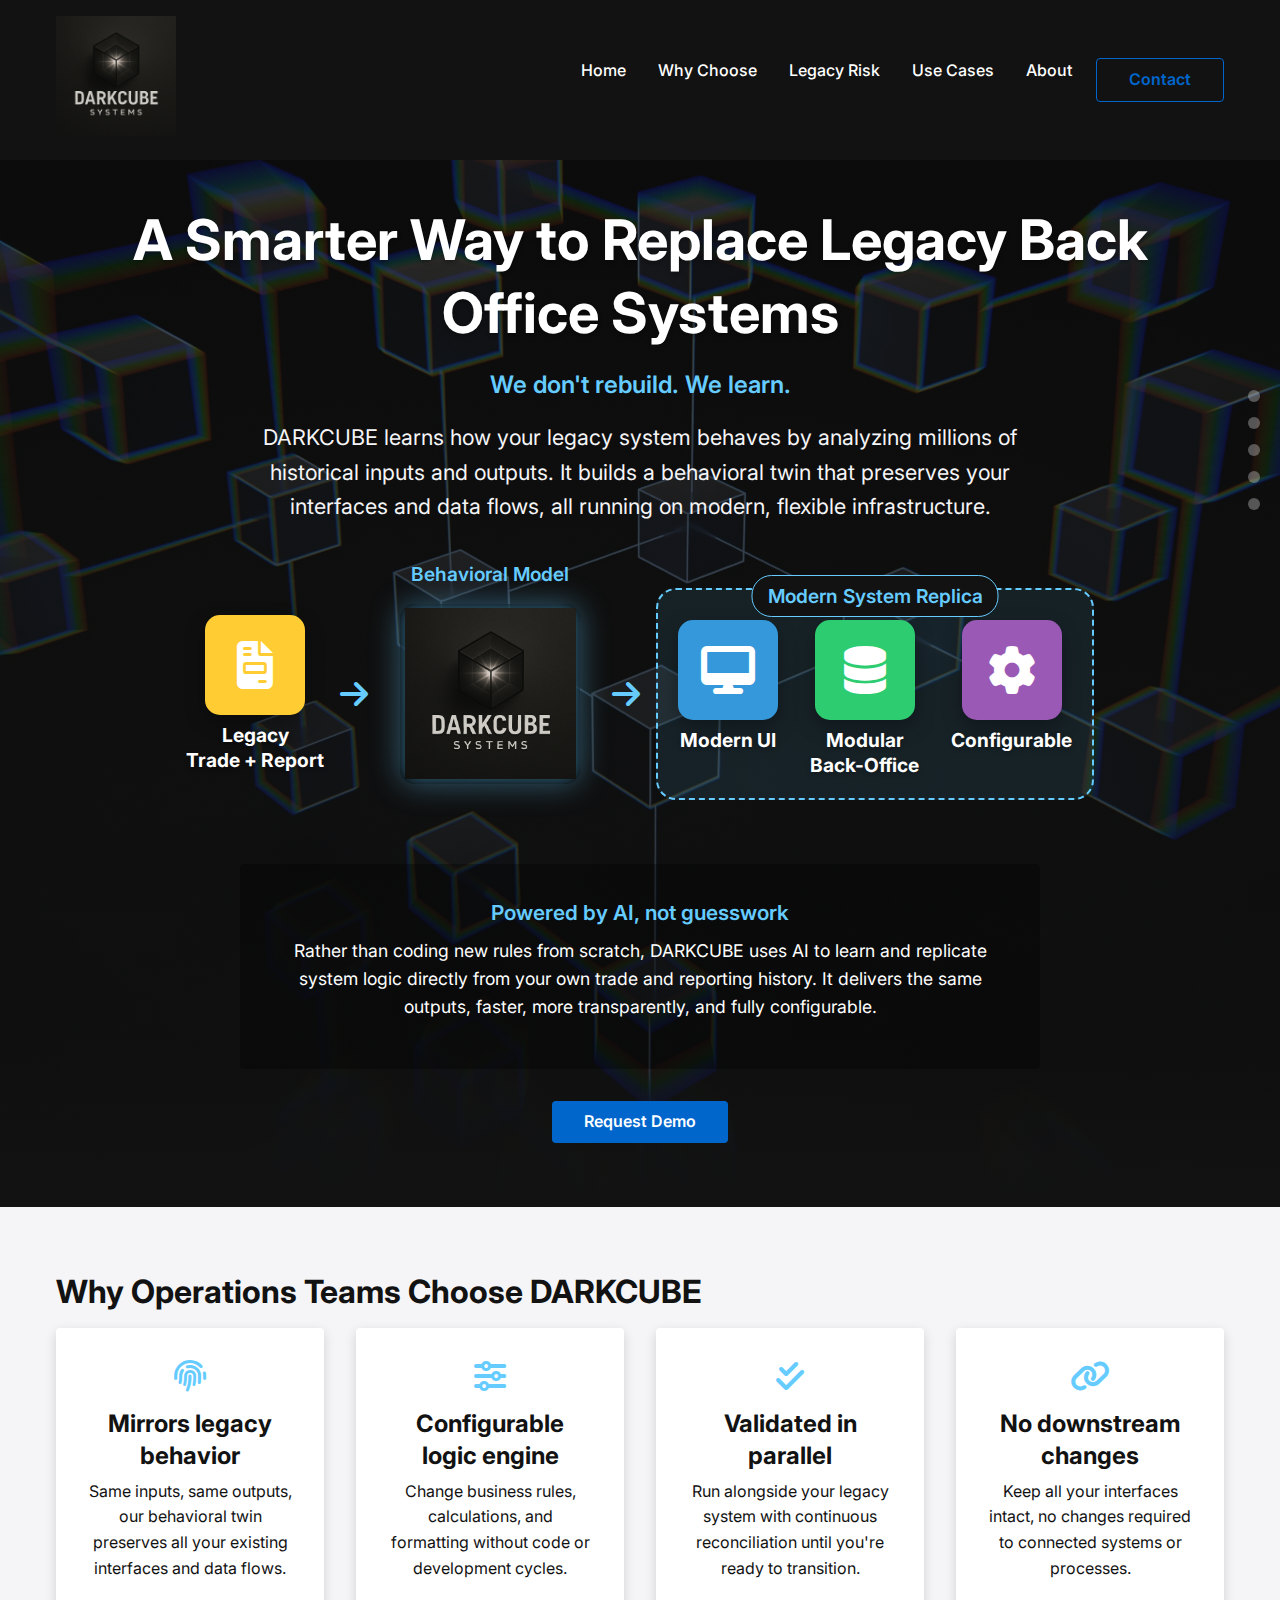
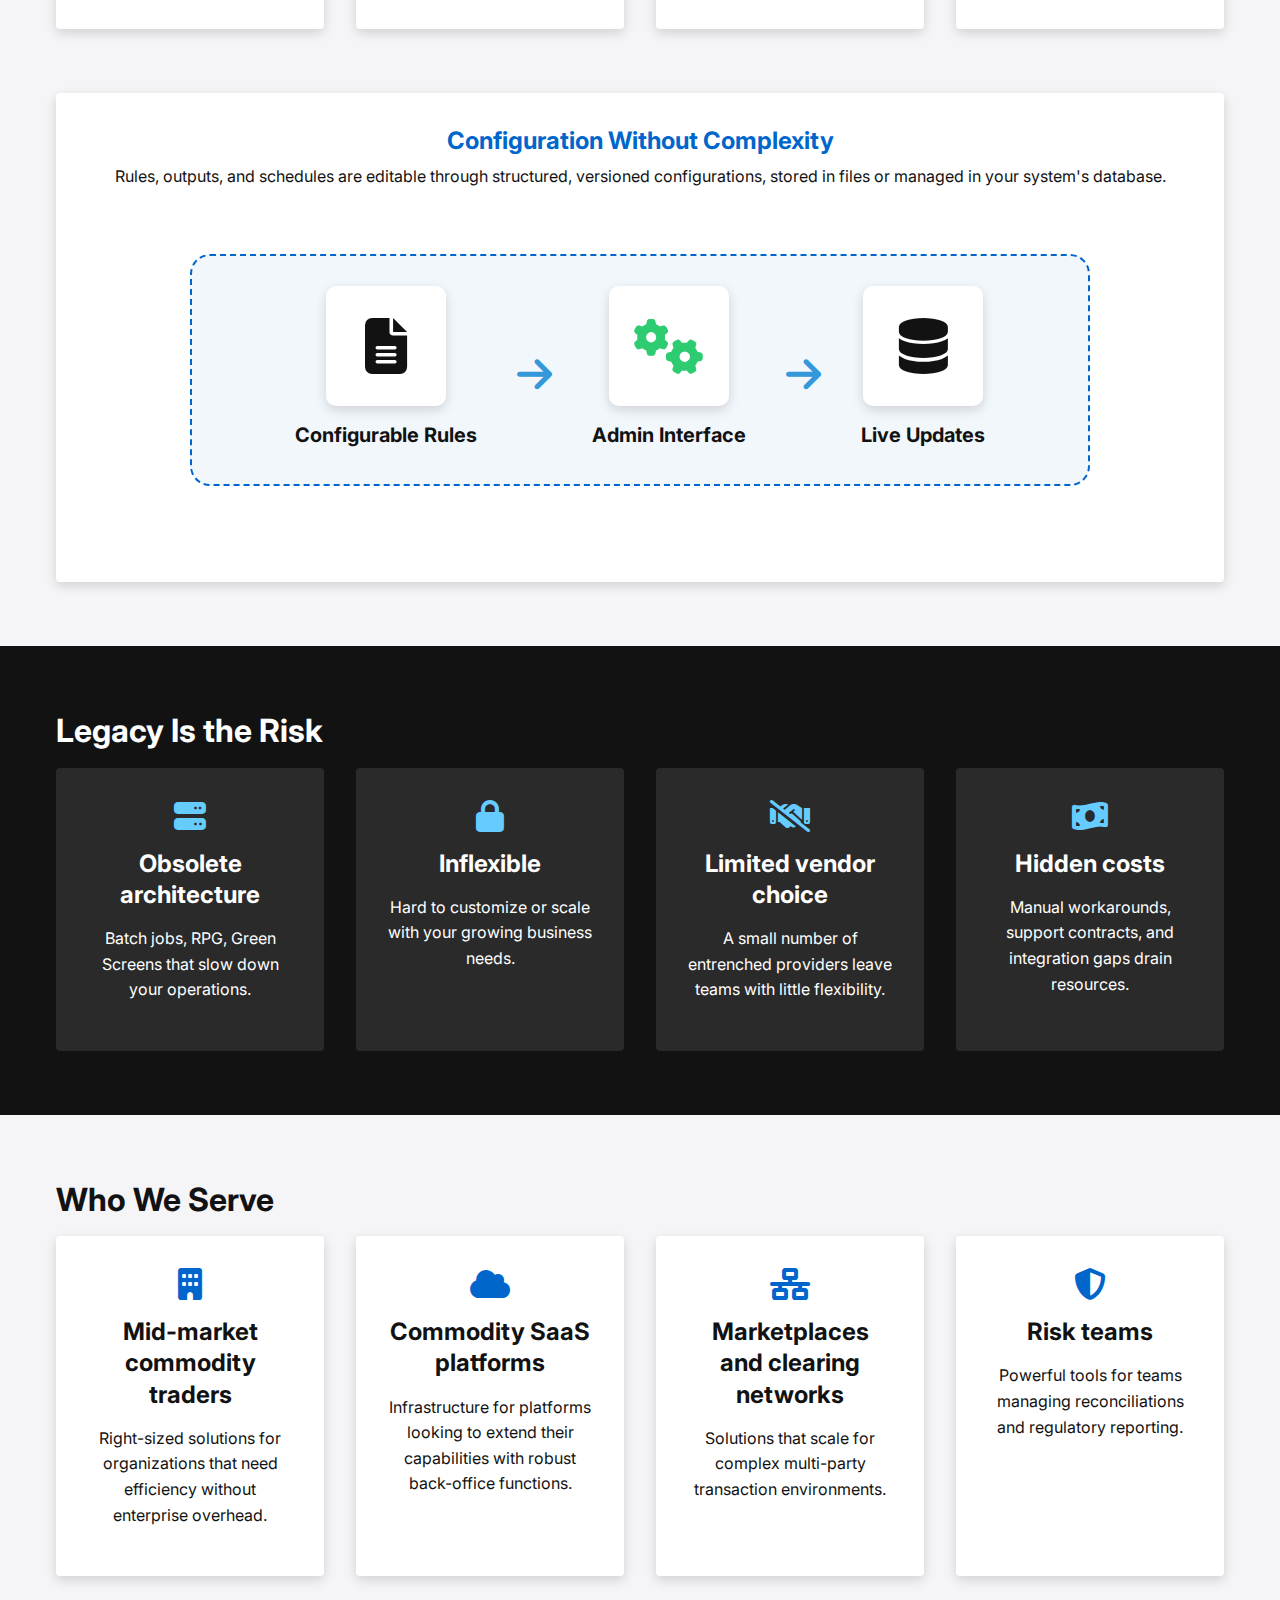
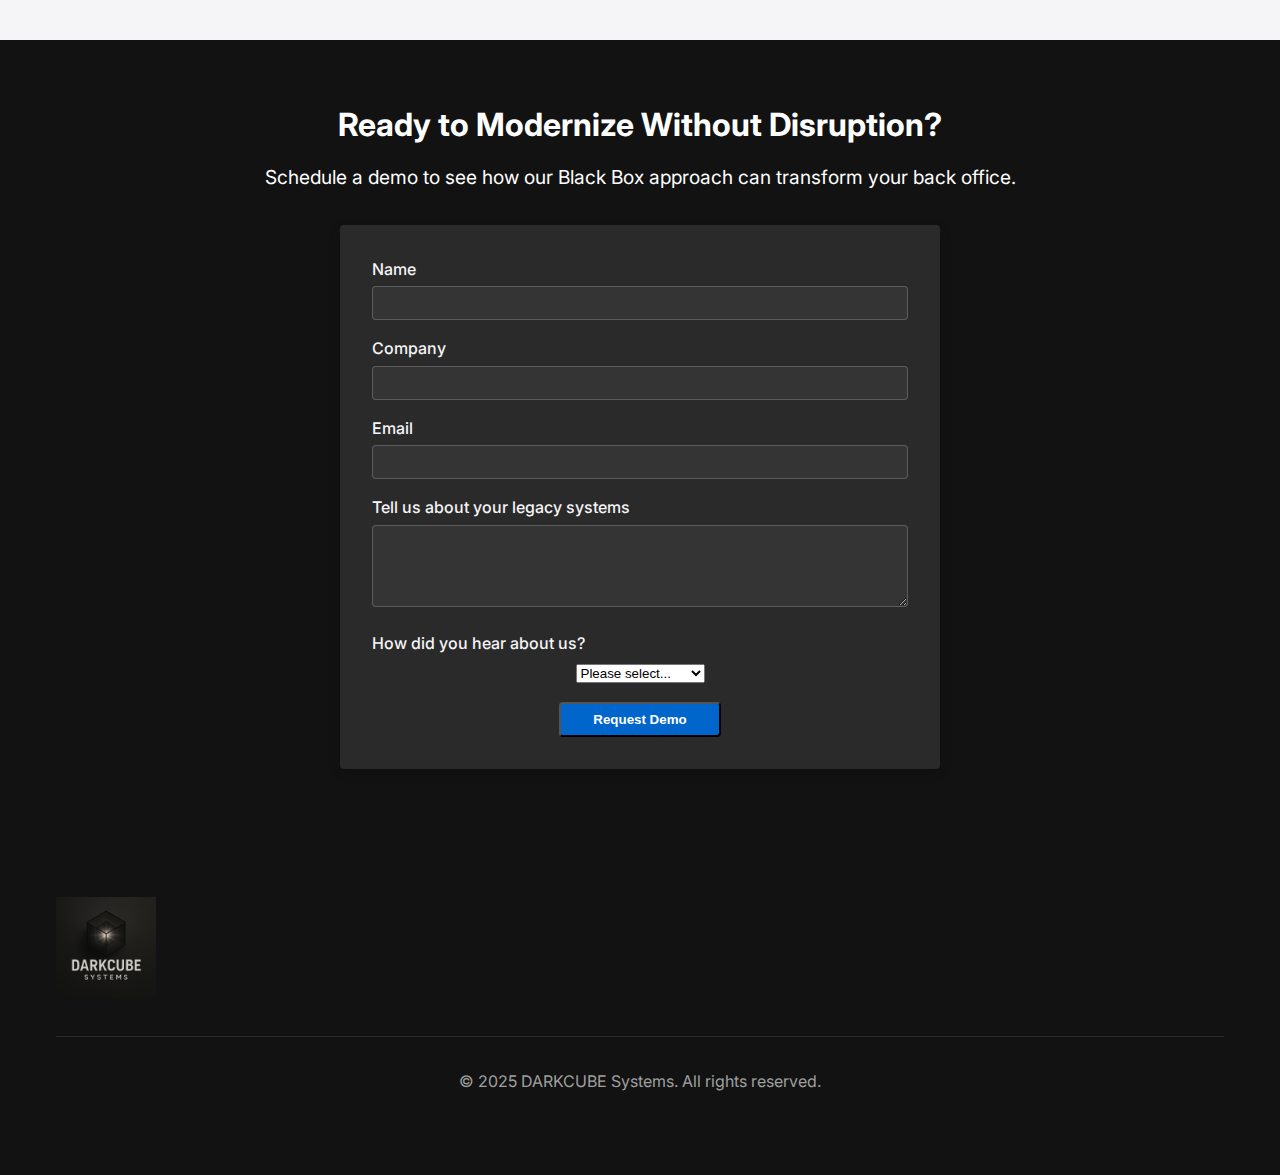
<file: index.html>
<!DOCTYPE html>
<html lang="en">
<head>
    <meta charset="UTF-8">
    <meta name="viewport" content="width=device-width, initial-scale=1.0">
    <title>DARKCUBE - The Future of Commodities Back Office</title>
    
    <!-- Favicon links -->
    <link rel="icon" href="assets/images/favicon.ico">
    <link rel="icon" type="image/png" sizes="32x32" href="assets/images/favicon-32x32.png">
    <link rel="icon" type="image/png" sizes="16x16" href="assets/images/favicon-16x16.png">
    <link rel="apple-touch-icon" href="assets/images/apple-touch-icon.png">
    
    <link rel="stylesheet" href="css/global.css">
    <link rel="preconnect" href="https://fonts.googleapis.com">
    <link rel="preconnect" href="https://fonts.gstatic.com" crossorigin>
    <link href="https://fonts.googleapis.com/css2?family=Inter:wght@400;500;600;700&family=Roboto+Mono:wght@400;600&display=swap" rel="stylesheet">
    <!-- Font Awesome for icons -->
    <link rel="stylesheet" href="https://cdnjs.cloudflare.com/ajax/libs/font-awesome/6.4.0/css/all.min.css">
</head>
<body>
    <header></header>

    <main>
        <!-- Enhanced Hero Section with Technology and AI Elements -->
        <section id="hero" class="hero-section expanded-hero">
            <div class="container">
                <h1>A Smarter Way to Replace Legacy Back Office Systems</h1>
                <p class="tagline">We don't rebuild. We learn.</p>
                
                <p class="subhead">DARKCUBE learns how your legacy system behaves by analyzing millions of historical inputs and outputs. It builds a behavioral twin that preserves your interfaces and data flows, all running on modern, flexible infrastructure.</p>
                
                <!-- Workflow Diagram embedded in hero -->
                <div class="hero-workflow-diagram">
                    <div class="diagram-container">
                        <!-- Input System -->
                        <div class="diagram-item source">
                            <div class="icon-box">
                                <i class="fas fa-file-invoice"></i>
                            </div>
                            <h4>Legacy<br>Trade + Report</h4>
                        </div>
                        
                        <div class="connection-wrapper">
                            <i class="fas fa-arrow-right connection-arrow pulse"></i>
                        </div>
                        
                        <!-- Center DarkCube Box -->
                        <div class="diagram-item center">
                            <div class="behavioral-model-label">Behavioral Model</div>
                            <div class="darkcube-box">
                                <div class="cube-glow"></div>
                                <img src="assets/images/DarkCube_Systems_Name.png" alt="DARKCUBE" class="darkcube-logo">
                            </div>
                        </div>
                        
                        <div class="connection-wrapper">
                            <i class="fas fa-arrow-right connection-arrow pulse"></i>
                        </div>
                        
                        <!-- Modern System Replica Container -->
                        <div class="modern-system-container">
                            <div class="modern-system-label">Modern System Replica</div>
                            <div class="modern-outputs">
                                <div class="diagram-item output">
                                    <div class="icon-box blue">
                                        <i class="fas fa-desktop"></i>
                                    </div>
                                    <h4>Modern UI</h4>
                                </div>
                                
                                <div class="diagram-item output">
                                    <div class="icon-box green">
                                        <i class="fas fa-database"></i>
                                    </div>
                                    <h4>Modular<br>Back-Office</h4>
                                </div>
                                
                                <div class="diagram-item output">
                                    <div class="icon-box purple">
                                        <i class="fas fa-cog"></i>
                                    </div>
                                    <h4>Configurable</h4>
                                </div>
                            </div>
                        </div>
                    </div>
                </div>

                <div class="ai-highlight">
                    <p class="ai-condensed-tagline">Powered by AI, not guesswork</p>
                    <p class="ai-condensed-text">Rather than coding new rules from scratch, DARKCUBE uses AI to learn and replicate system logic directly from your own trade and reporting history. It delivers the same outputs, faster, more transparently, and fully configurable.</p>
                </div>
                
                <div class="cta-group">
                    <a href="#contact" class="cta-primary">Request Demo</a>
                </div>
            </div>
        </section>

        <!-- Why Operations Teams Choose DARKCUBE - Combined Section -->
        <section id="why-choose" class="why-choose-section">
            <div class="container">
                <h2>Why Operations Teams Choose DARKCUBE</h2>
                
                <div class="benefits-list">
                    <div class="benefit-item">
                        <i class="benefit-icon fa-solid fa-fingerprint"></i>
                        <h3>Mirrors legacy behavior</h3>
                        <p>Same inputs, same outputs, our behavioral twin preserves all your existing interfaces and data flows.</p>
                    </div>
                    
                    <div class="benefit-item">
                        <i class="benefit-icon fa-solid fa-sliders"></i>
                        <h3>Configurable logic engine</h3>
                        <p>Change business rules, calculations, and formatting without code or development cycles.</p>
                    </div>
                    
                    <div class="benefit-item">
                        <i class="benefit-icon fa-solid fa-check-double"></i>
                        <h3>Validated in parallel</h3>
                        <p>Run alongside your legacy system with continuous reconciliation until you're ready to transition.</p>
                    </div>
                    
                    <div class="benefit-item">
                        <i class="benefit-icon fa-solid fa-link"></i>
                        <h3>No downstream changes</h3>
                        <p>Keep all your interfaces intact, no changes required to connected systems or processes.</p>
                    </div>
                </div>
                
                <!-- Configuration Visual -->
                <div class="config-visual-container">
                    <div class="config-visual-header">
                        <h3>Configuration Without Complexity</h3>
                        <p>Rules, outputs, and schedules are editable through structured, versioned configurations, stored in files or managed in your system's database.</p>
                    </div>
                    
                    <div class="config-workflow-container">
                        <div class="config-workflow">
                            <div class="config-step">
                                <div class="config-icon">
                                    <i class="fas fa-file-alt"></i>
                                </div>
                                <h4>Configurable Rules</h4>
                            </div>
                            
                            <div class="workflow-arrow">
                                <i class="fas fa-arrow-right"></i>
                            </div>
                            
                            <div class="config-step">
                                <div class="config-icon admin">
                                    <i class="fas fa-cogs"></i>
                                </div>
                                <h4>Admin Interface</h4>
                            </div>
                            
                            <div class="workflow-arrow">
                                <i class="fas fa-arrow-right"></i>
                            </div>
                            
                            <div class="config-step">
                                <div class="config-icon db">
                                    <i class="fas fa-database"></i>
                                </div>
                                <h4>Live Updates</h4>
                            </div>
                        </div>
                    </div>
                </div>
            </div>
        </section>

        <!-- Legacy Systems Section -->
        <section id="legacy" class="legacy-section">
            <div class="container">
                <h2>Legacy Is the Risk</h2>
                <div class="legacy-problems">
                    <div class="problem">
                        <i class="problem-icon fa-solid fa-server"></i>
                        <h3>Obsolete architecture</h3>
                        <p>Batch jobs, RPG, Green Screens that slow down your operations.</p>
                    </div>
                    <div class="problem">
                        <i class="problem-icon fa-solid fa-lock"></i>
                        <h3>Inflexible</h3>
                        <p>Hard to customize or scale with your growing business needs.</p>
                    </div>
                    <div class="problem">
                        <i class="problem-icon fa-solid fa-handshake-slash"></i>
                        <h3>Limited vendor choice</h3>
                        <p>A small number of entrenched providers leave teams with little flexibility.</p>
                    </div>
                    <div class="problem">
                        <i class="problem-icon fa-solid fa-money-bill-wave"></i>
                        <h3>Hidden costs</h3>
                        <p>Manual workarounds, support contracts, and integration gaps drain resources.</p>
                    </div>
                </div>
            </div>
        </section>

        <!-- Use Cases -->
        <section id="use-cases" class="use-cases-section">
            <div class="container">
                <h2>Who We Serve</h2>
                <div class="use-cases">
                    <div class="use-case">
                        <i class="feature-icon fa-solid fa-building"></i>
                        <h3>Mid-market commodity traders</h3>
                        <p>Right-sized solutions for organizations that need efficiency without enterprise overhead.</p>
                    </div>
                    <div class="use-case">
                        <i class="feature-icon fa-solid fa-cloud"></i>
                        <h3>Commodity SaaS platforms</h3>
                        <p>Infrastructure for platforms looking to extend their capabilities with robust back-office functions.</p>
                    </div>
                    <div class="use-case">
                        <i class="feature-icon fa-solid fa-network-wired"></i>
                        <h3>Marketplaces and clearing networks</h3>
                        <p>Solutions that scale for complex multi-party transaction environments.</p>
                    </div>
                    <div class="use-case">
                        <i class="feature-icon fa-solid fa-shield-alt"></i>
                        <h3>Risk teams</h3>
                        <p>Powerful tools for teams managing reconciliations and regulatory reporting.</p>
                    </div>
                </div>
            </div>
        </section>

        <!-- Contact Section -->
        <section id="contact" class="contact-section">
            <div class="container">
                <h2>Ready to Modernize Without Disruption?</h2>
                <p class="section-intro">Schedule a demo to see how our Black Box approach can transform your back office.</p>
                
                <div class="contact-form">
                    <form id="demo-request" action="https://formspree.io/f/xyzwaypy" method="POST">
                        <!-- Hidden honeypot field to catch bots -->
                        <input type="text" name="_gotcha" style="display:none">
                        
                        <!-- Form subject customization -->
                        <input type="hidden" name="_subject" value="New Demo Request from DarkCube Website">
                        
                        <div class="form-group">
                            <label for="name">Name</label>
                            <input type="text" id="name" name="name" required>
                        </div>
                        
                        <div class="form-group">
                            <label for="company">Company</label>
                            <input type="text" id="company" name="company" required>
                        </div>
                        
                        <div class="form-group">
                            <label for="email">Email</label>
                            <input type="email" id="email" name="email" required>
                        </div>
                        
                        <div class="form-group">
                            <label for="message">Tell us about your legacy systems</label>
                            <textarea id="message" name="message" rows="4"></textarea>
                        </div>
                        
                        <!-- Custom field to help filter spam -->
                        <div class="form-group">
                            <label for="how-found">How did you hear about us?</label>
                            <select id="how-found" name="referral_source">
                                <option value="">Please select...</option>
                                <option value="search">Search Engine</option>
                                <option value="referral">Referral</option>
                                <option value="social">Social Media</option>
                                <option value="conference">Conference/Event</option>
                                <option value="other">Other</option>
                            </select>
                        </div>

                        <input type="hidden" name="_next" value="./thanks.html">
                        
                        <button type="submit" class="cta-primary">Request Demo</button>
                    </form>
                </div>
            </div>
        </section>
    </main>

    <footer></footer>
    <script src="js/components.js?v=1.7"></script>
    <script src="js/main.js?v=1.1"></script>
</body>
</html>
</file>
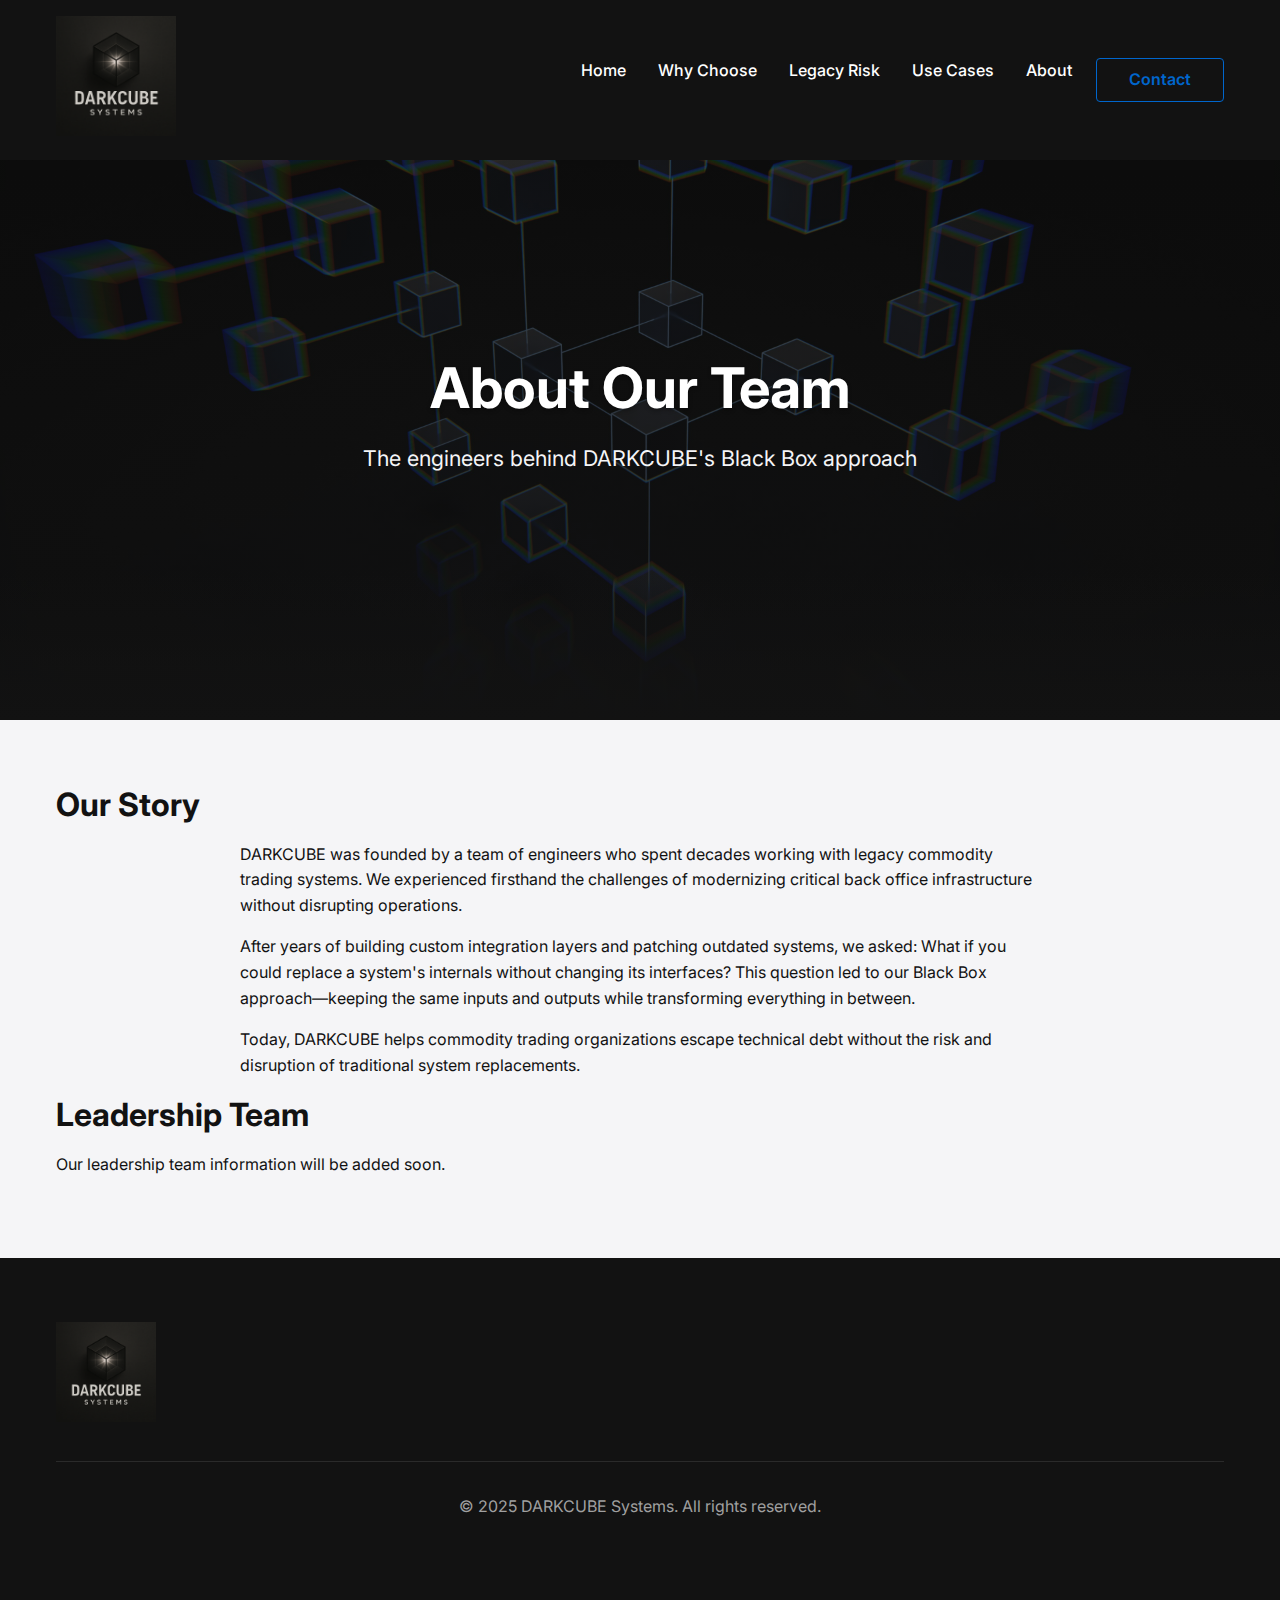
<file: about.html>
<!DOCTYPE html>
<html lang="en">
<head>
    <meta charset="UTF-8">
    <meta name="viewport" content="width=device-width, initial-scale=1.0">
    <title>About DARKCUBE - Our Team</title>
    
    <!-- Favicon links -->
    <link rel="icon" href="assets/images/favicon.ico">
    <link rel="icon" type="image/png" sizes="32x32" href="assets/images/favicon-32x32.png">
    <link rel="icon" type="image/png" sizes="16x16" href="assets/images/favicon-16x16.png">
    <link rel="apple-touch-icon" href="assets/images/apple-touch-icon.png">
    
    <link rel="stylesheet" href="css/global.css">
    <link rel="preconnect" href="https://fonts.googleapis.com">
    <link rel="preconnect" href="https://fonts.gstatic.com" crossorigin>
    <link href="https://fonts.googleapis.com/css2?family=Inter:wght@400;500;600;700&family=Roboto+Mono:wght@400;600&display=swap" rel="stylesheet">
    <!-- Font Awesome for icons -->
    <link rel="stylesheet" href="https://cdnjs.cloudflare.com/ajax/libs/font-awesome/6.4.0/css/all.min.css">
</head>
<body>
    <header></header>

    <main>
        <section class="hero-section">
            <div class="container">
                <h1>About Our Team</h1>
                <p class="subhead">The engineers behind DARKCUBE's Black Box approach</p>
            </div>
        </section>
        
        <section class="team-section">
            <div class="container">
                <h2>Our Story</h2>
                <div class="about-content">
                    <p>DARKCUBE was founded by a team of engineers who spent decades working with legacy commodity trading systems. We experienced firsthand the challenges of modernizing critical back office infrastructure without disrupting operations.</p>
                    
                    <p>After years of building custom integration layers and patching outdated systems, we asked: What if you could replace a system's internals without changing its interfaces? This question led to our Black Box approach—keeping the same inputs and outputs while transforming everything in between.</p>
                    
                    <p>Today, DARKCUBE helps commodity trading organizations escape technical debt without the risk and disruption of traditional system replacements.</p>
                </div>
                
                <h2>Leadership Team</h2>
                <div class="team-members">
                    <!-- Add team member cards here when you have them -->
                    <div class="team-placeholder">
                        <p>Our leadership team information will be added soon.</p>
                    </div>
                </div>
            </div>
        </section>
    </main>

    <footer></footer>
    <script src="js/components.js?v=1.6"></script>
    <script src="js/main.js?v=1.1"></script>
</body>
</html>
</file>
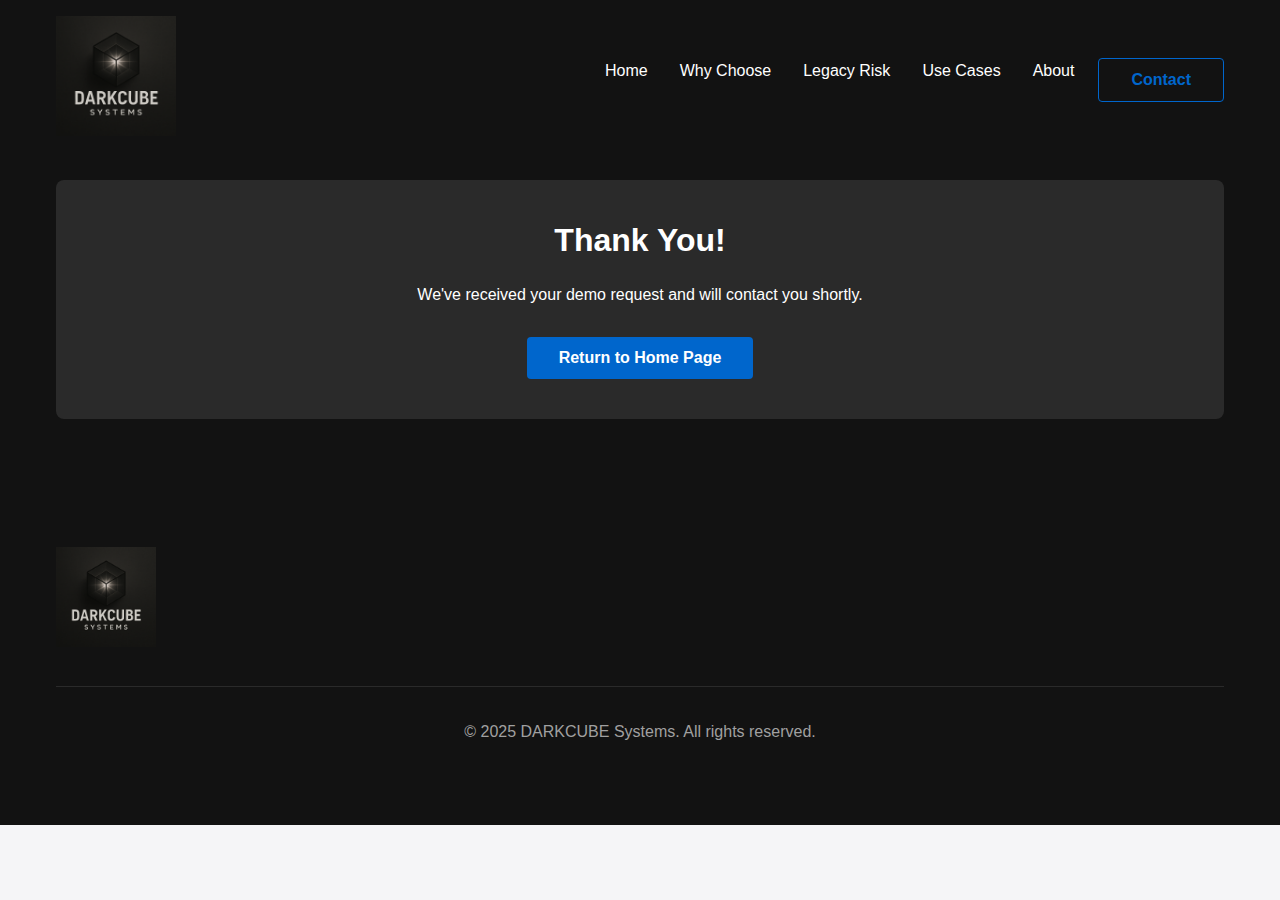
<file: thanks.html>
<!DOCTYPE html>
<html lang="en">
<head>
    <meta charset="UTF-8">
    <meta name="viewport" content="width=device-width, initial-scale=1.0">
    <title>Thank You - DARKCUBE Systems</title>
    <link rel="stylesheet" href="css/global.css">
    <!-- Other head content same as index.html -->
</head>
<body class="thanks-page">
    <header></header>
    
    <main>
        <section class="contact-section">
            <div class="container">
                <div class="form-success">
                    <i class="fas fa-check-circle"></i>
                    <h2>Thank You!</h2>
                    <p>We've received your demo request and will contact you shortly.</p>
                    <a href="index.html" class="cta-primary">Return to Home Page</a>
                </div>
            </div>
        </section>
    </main>
    
    <footer></footer>
    <script src="js/components.js?v=1.7"></script>
    <script src="js/main.js?v=1.1"></script>
</body>
</html>
</file>
<file: css/global.css>
:root {
    /* Color scheme based on DARKCUBE logo */
    --primary-dark: #121212;      /* Dark background */
    --primary-blue: #0066cc;      /* Primary accent */
    --secondary-blue: #0099ff;    /* Secondary accent */
    --tertiary-blue: #66ccff;     /* Light accent */
    --neutral-light: #f5f5f7;     /* Light background */
    --neutral-medium: #a0a0a0;    /* Medium gray */
    --neutral-dark: #333333;      /* Dark gray */
    --text-primary: #ffffff;      /* Primary text on dark bg */
    --text-secondary: #121212;    /* Primary text on light bg */
    
    /* Spacing variables */
    --spacing-xs: 0.25rem;
    --spacing-sm: 0.5rem;
    --spacing-md: 1rem;
    --spacing-lg: 2rem;
    --spacing-xl: 4rem;
    --spacing-xxl: 6rem;
    
    /* Font variables */
    --font-primary: 'Inter', sans-serif;
    --font-mono: 'Roboto Mono', monospace;
    
    /* Other variables */
    --border-radius: 4px;
    --box-shadow: 0 4px 12px rgba(0, 0, 0, 0.15);
    --transition: all 0.25s ease;
}

/* Base styles */
* {
    margin: 0;
    padding: 0;
    box-sizing: border-box;
}

html {
    font-size: 16px;
    scroll-behavior: smooth;
}

body {
    font-family: var(--font-primary);
    line-height: 1.6;
    color: var(--text-secondary);
    background-color: var(--neutral-light);
}

.container {
    width: 100%;
    max-width: 1200px;
    margin: 0 auto;
    padding: 0 var(--spacing-md);
}

/* Typography */
h1, h2, h3, h4, h5, h6 {
    font-weight: 700;
    line-height: 1.3;
    margin-bottom: var(--spacing-md);
}

h1 {
    font-size: 2.5rem;
}

h2 {
    font-size: 2rem;
}

h3 {
    font-size: 1.5rem;
}

h4 {
    font-size: 1.25rem;
}

p {
    margin-bottom: var(--spacing-md);
}

a {
    color: var(--primary-blue);
    text-decoration: none;
    transition: var(--transition);
}

a:hover {
    color: var(--secondary-blue);
}

/* Make all headers in dark sections white for consistency */
.legacy-section h2,
.why-us-section h2,
.technology-section h2,
.contact-section h2 {
    color: var(--text-primary);  /* White text */
}

/* Header styles */
header {
    background-color: var(--primary-dark);
    padding: var(--spacing-md) 0;
    position: fixed;
    width: 100%;
    top: 0;
    z-index: 100;
}

header .container {
    display: flex;
    justify-content: space-between;
    align-items: center;
}

.logo img {
    max-height: 120px;
}

header .logo img {
    max-height: 120px;
}

footer .logo img {
    max-height: 100px; /* Slightly smaller in footer */
}

nav ul {
    display: flex;
    list-style: none;
    gap: var(--spacing-md);
}

nav a {
    color: var(--text-primary);
    font-weight: 500;
    padding: var(--spacing-xs) var(--spacing-sm);
}

nav a:hover {
    color: var(--tertiary-blue);
}

/* CTA Buttons */
.cta-primary, .cta-secondary {
    display: inline-block;
    padding: var(--spacing-sm) var(--spacing-lg);
    border-radius: var(--border-radius);
    font-weight: 600;
    transition: var(--transition);
}

.cta-primary {
    background-color: var(--primary-blue);
    color: var(--text-primary);
}

.cta-primary:hover {
    background-color: var(--secondary-blue);
    color: var(--text-primary);
}

.cta-secondary {
    background-color: transparent;
    color: var(--primary-blue);
    border: 1px solid var(--primary-blue);
}

.cta-secondary:hover {
    background-color: rgba(0, 102, 204, 0.1);
    color: var(--secondary-blue);
    border-color: var(--secondary-blue);
}

/* Section styles */
section {
    padding: var(--spacing-xl) 0;
}

.hero-section {
    padding-top: calc(140px + var(--spacing-xl)); /* Increased to account for header height */
    min-height: 80vh; /* Make hero take up more vertical space */
    background-color: var(--primary-dark);
    color: var(--text-primary);
    text-align: center;
    position: relative;
    background-image: linear-gradient(rgba(18, 18, 18, 0.6), rgba(18, 18, 18, 0.8)), url('../assets/images/hero-background.jpg');
    background-size: cover;
    background-position: center;
    display: flex;
    align-items: center;
}
  
.hero-section .container {
    position: relative;
    z-index: 2;
}

.hero-section::after {
    content: '';
    position: absolute;
    bottom: 0;
    left: 0;
    right: 0;
    height: 150px;
    background: linear-gradient(to bottom, transparent, var(--primary-dark));
    z-index: 1;
}

.hero-section h1 {
    font-size: 3.5rem; /* Larger headline */
    margin-bottom: var(--spacing-md);
    text-shadow: 0 2px 4px rgba(0, 0, 0, 0.3);
}

.hero-section .subhead {
    font-size: 1.35rem;
    margin-bottom: var(--spacing-lg);
    color: var(--neutral-light);
    max-width: 800px;
    margin-left: auto;
    margin-right: auto;
}

.hero-section .tagline {
    font-size: 1.5rem;
    font-weight: 600;
    color: var(--tertiary-blue);
    margin-bottom: var(--spacing-md);
    max-width: 800px;
    margin-left: auto;
    margin-right: auto;
}

.hero-section .subhead-secondary {
    font-size: 1.2rem;
    margin-bottom: var(--spacing-lg);
    color: var(--tertiary-blue);
    max-width: 800px;
    margin-left: auto;
    margin-right: auto;
    font-weight: 500;
}

.hero-workflow-diagram {
    margin: var(--spacing-xl) auto; /* Increased from spacing-xl */
}

.cta-group {
    display: flex;
    justify-content: center;
    gap: var(--spacing-md);
}

/* Product section */
.product-section {
    background-color: var(--neutral-light);
}

.product-features {
    display: grid;
    grid-template-columns: repeat(auto-fit, minmax(250px, 1fr));
    gap: var(--spacing-lg);
    margin-bottom: var(--spacing-lg);
}

/* Feature icon styles - moved outside media query */
.feature-icon {
    font-size: 2rem;
    color: var(--primary-blue);
    margin-bottom: var(--spacing-md);
    display: block;
}

.feature {
    background-color: white;
    padding: var(--spacing-lg);
    border-radius: var(--border-radius);
    box-shadow: var(--box-shadow);
    text-align: center;
    transition: transform 0.3s ease;
}

.feature:hover {
    transform: translateY(-5px);
}

.product-image img {
    width: 100%;
    border-radius: var(--border-radius);
    box-shadow: var(--box-shadow);
}

/* Legacy section */
.legacy-section {
    background-color: var(--primary-dark);
    color: var(--text-primary);
}

.legacy-problems {
    display: grid;
    grid-template-columns: repeat(auto-fit, minmax(250px, 1fr));
    gap: var(--spacing-lg);
}

/* Problem icon styles - moved outside media query */
.problem-icon {
    font-size: 2rem;
    color: var(--tertiary-blue);
    margin-bottom: var(--spacing-md);
    display: block;
}

.problem {
    background-color: rgba(255, 255, 255, 0.1);
    padding: var(--spacing-lg);
    border-radius: var(--border-radius);
    text-align: center;
    transition: transform 0.3s ease;
}

.problem:hover {
    transform: translateY(-5px);
}

/* Black Box section */
.black-box-section {
    background-color: var(--neutral-light);
    padding: var(--spacing-xl) 0;
}

.black-box-features {
    display: grid;
    grid-template-columns: repeat(auto-fit, minmax(250px, 1fr));
    gap: var(--spacing-lg);
}

/* How We're Different section */
.why-us-section {
    background-color: var(--primary-dark);
    color: var(--text-primary);
    padding: var(--spacing-xl) 0;
}

.why-us-section .feature {
    background-color: rgba(255, 255, 255, 0.1);
    color: var(--text-primary);
}

.why-us-section .feature h3 {
    color: var(--text-primary); /* Changed from tertiary-blue to white for consistency */
}

.why-us-section .feature-icon {
    color: var(--tertiary-blue);
}

.differentiators {
    display: grid;
    grid-template-columns: repeat(auto-fit, minmax(250px, 1fr));
    gap: var(--spacing-lg);
}

/* Use Cases section */
.use-cases-section {
    background-color: var(--neutral-light);
    padding: var(--spacing-xl) 0;
}

.use-cases {
    display: grid;
    grid-template-columns: repeat(auto-fit, minmax(250px, 1fr));
    gap: var(--spacing-lg);
}

.use-case {
    background-color: white;
    padding: var(--spacing-lg);
    border-radius: var(--border-radius);
    box-shadow: var(--box-shadow);
    text-align: center;
    transition: transform 0.3s ease;
}

.use-case:hover {
    transform: translateY(-5px);
}

/* Technology section */
.technology-section {
    background-color: var(--primary-dark);
    color: var(--text-primary);
    padding: var(--spacing-xl) 0;
}

.tech-features {
    display: grid;
    grid-template-columns: repeat(auto-fit, minmax(250px, 1fr));
    gap: var(--spacing-lg);
}

/* About section */
.about-section {
    background-color: var(--neutral-light);
    padding: var(--spacing-xl) 0;
}

.about-content {
    max-width: 800px;
    margin: 0 auto;
}

.about-text {
    background-color: white;
    padding: var(--spacing-lg);
    border-radius: var(--border-radius);
    box-shadow: var(--box-shadow);
}

/* Contact/CTA section */
.contact-section {
    background-color: var(--primary-dark);
    color: var(--text-primary);
    text-align: center;
    padding: var(--spacing-xl) 0;
}

.cta-buttons {
    display: flex;
    justify-content: center;
    gap: var(--spacing-md);
    margin-top: var(--spacing-lg);
    flex-wrap: wrap;
}

/* Contact form styles - enhanced */
.contact-form {
    max-width: 600px;
    margin: var(--spacing-lg) auto 0;
    background-color: rgba(255, 255, 255, 0.1);
    padding: var(--spacing-lg);
    border-radius: var(--border-radius);
    box-shadow: var(--box-shadow);
}

.form-group {
    margin-bottom: var(--spacing-md);
}

.form-group label {
    display: block;
    margin-bottom: var(--spacing-xs);
    color: var(--neutral-light);
    font-weight: 500;
    text-align: left;
}

.form-group input,
.form-group textarea {
    width: 100%;
    padding: var(--spacing-sm);
    border: 1px solid rgba(255, 255, 255, 0.2);
    border-radius: var(--border-radius);
    background-color: rgba(255, 255, 255, 0.05);
    color: white;
    font-family: var(--font-primary);
}

.form-group input:focus,
.form-group textarea:focus {
    outline: none;
    border-color: var(--tertiary-blue);
    background-color: rgba(255, 255, 255, 0.1);
}

.section-intro {
    text-align: center;
    max-width: 800px;
    margin: 0 auto var(--spacing-lg);
    font-size: 1.2rem;
}

.alternative-contacts {
    margin-top: var(--spacing-lg);
    text-align: center;
}

.alternative-contacts p {
    margin-bottom: var(--spacing-sm);
    color: var(--neutral-medium);
}

/* Footer styles */
footer {
    background-color: var(--primary-dark);
    color: var(--text-primary);
    padding: var(--spacing-xl) 0;
}

.footer-content {
    display: flex;
    justify-content: space-between;
    margin-bottom: var(--spacing-lg);
}

.footer-links {
    display: flex;
    gap: var(--spacing-xl);
}

.link-group h4 {
    color: var(--neutral-medium);
    margin-bottom: var(--spacing-md);
}

.link-group ul {
    list-style: none;
}

.link-group li {
    margin-bottom: var(--spacing-xs);
}

.link-group a {
    color: var(--text-primary);
}

.link-group a:hover {
    color: var(--tertiary-blue);
}

.copyright {
    text-align: center;
    color: var(--neutral-medium);
    padding-top: var(--spacing-lg);
    border-top: 1px solid rgba(255, 255, 255, 0.1);
}

.menu-toggle {
    display: none;
    font-size: 1.5rem;
    color: var(--text-primary);
    cursor: pointer;
}

/* Section Navigator */
.section-navigator {
    position: fixed;
    right: 20px;
    top: 50%;
    transform: translateY(-50%);
    display: flex;
    flex-direction: column;
    gap: 15px;
    z-index: 90;
}

.nav-dot {
    width: 12px;
    height: 12px;
    border-radius: 50%;
    background-color: rgba(255, 255, 255, 0.3);
    display: block;
    position: relative;
    transition: all 0.3s ease;
}

.nav-dot:hover, .nav-dot.active {
    background-color: var(--primary-blue);
    transform: scale(1.2);
}

.nav-dot .tooltip {
    position: absolute;
    right: 25px;
    top: -5px;
    background-color: var(--primary-dark);
    color: var(--text-primary);
    padding: 5px 10px;
    border-radius: var(--border-radius);
    font-size: 0.8rem;
    white-space: nowrap;
    opacity: 0;
    visibility: hidden;
    transition: all 0.3s ease;
}

.nav-dot:hover .tooltip {
    opacity: 1;
    visibility: visible;
}

/* Form success message */
.form-success {
    text-align: center;
    padding: var(--spacing-lg);
}

.form-success i {
    font-size: 3rem;
    color: var(--tertiary-blue);
    margin-bottom: var(--spacing-md);
}

/* Improved Workflow Diagram - Horizontal layout with grouped outputs */
.workflow-diagram {
    margin: var(--spacing-xl) 0;
    text-align: center;
    position: relative;
}

.workflow-diagram h3 {
    margin-bottom: var(--spacing-lg);
    font-size: 1.8rem;
    color: var(--tertiary-blue);
}

.diagram-container {
    display: flex;
    justify-content: center;
    align-items: center;
    position: relative;
    max-width: 1200px;
    margin: 0 auto;
    flex-wrap: nowrap;
}

.diagram-item {
    display: flex;
    flex-direction: column;
    align-items: center;
    gap: var(--spacing-sm);
}

/* Colorful icon boxes */
.icon-box {
    width: 100px;
    height: 100px;
    background-color: #FFCC33;
    border-radius: 15px;
    display: flex;
    align-items: center;
    justify-content: center;
    transition: transform 0.3s ease, box-shadow 0.3s ease;
    box-shadow: 0 8px 20px rgba(0, 0, 0, 0.3);
}

.icon-box.blue {
    background-color: #3498db;
}

.icon-box.green {
    background-color: #2ecc71;
}

.icon-box.purple {
    background-color: #9b59b6;
}

.icon-box:hover {
    transform: translateY(-5px);
    box-shadow: 0 12px 25px rgba(0, 0, 0, 0.5);
}

.icon-box i {
    font-size: 3rem;
    color: white;
}

.diagram-item h4 {
    color: white;
    font-size: 1.2rem;
    text-align: center;
    margin: 0;
    text-shadow: 0 2px 4px rgba(0, 0, 0, 0.3);
}

/* Arrow styling with animation */
.connection-wrapper {
    display: flex;
    align-items: center;
    justify-content: center;
    width: 60px;
    flex-shrink: 0;
}

.connection-arrow {
    font-size: 2rem;
    color: var(--tertiary-blue);
}

.connection-arrow.pulse {
    animation: pulse-arrow 2s infinite;
}

@keyframes pulse-arrow {
    0% { opacity: 0.6; transform: scale(0.9); }
    50% { opacity: 1; transform: scale(1.1); }
    100% { opacity: 0.6; transform: scale(0.9); }
}

/* Center DarkCube box with glow effect */
.center {
    position: relative;
    margin: 0 var(--spacing-md);
    z-index: 2;
}

/* Simplified behavioral model label */
.behavioral-model-label {
    position: absolute;
    top: -45px;
    width: 100%;
    text-align: center;
    color: var(--tertiary-blue);
    font-size: 1.2rem;
    font-weight: 600;
}

/* Logo in darkcube box */
.darkcube-logo {
    max-width: 95%;
    max-height: 95%;
    position: relative;
    z-index: 2;
    filter: drop-shadow(0 0 10px rgba(102, 204, 255, 0.6));
}

/* Adjust the darkcube-box to maintain original layout */
.darkcube-box {
    width: 180px;
    height: 180px;
    border-radius: 15px;
    display: flex;
    align-items: center;
    justify-content: center;
    background-color: rgba(0, 0, 0, 0.7);
    position: relative;
    overflow: hidden;
    box-shadow: 0 0 30px rgba(102, 204, 255, 0.4);
}

.cube-glow {
    position: absolute;
    width: 100%;
    height: 100%;
    background: radial-gradient(circle at center, rgba(102, 204, 255, 0.3) 0%, transparent 70%);
    animation: pulse-glow 3s infinite;
}

@keyframes pulse-glow {
    0% { opacity: 0.3; }
    50% { opacity: 0.8; }
    100% { opacity: 0.3; }
}

.darkcube-box h4 {
    font-size: 1.8rem;
    margin: 0;
    position: relative;
    z-index: 2;
    color: white;
    font-weight: 700;
    letter-spacing: 1px;
}

/* Modern System Container with outputs */
.modern-system-container {
    position: relative;
    border: 2px dashed var(--tertiary-blue);
    border-radius: 20px;
    padding: 30px 20px 20px;
    background-color: rgba(102, 204, 255, 0.1);
}

.modern-system-label {
    position: absolute;
    top: -15px;
    left: 50%;
    transform: translateX(-50%);
    background-color: var(--primary-dark);
    color: var(--tertiary-blue);
    padding: 5px 15px;
    border-radius: 20px;
    font-size: 1.2rem;
    font-weight: 600;
    white-space: nowrap;
    border: 1px solid var(--tertiary-blue);
}

.modern-outputs {
    display: flex;
    justify-content: center;
    gap: var(--spacing-lg);
    flex-wrap: wrap;
}

/* Mobile workflow explanation */
.mobile-workflow-explanation {
    display: none;
    padding: var(--spacing-lg);
    background-color: rgba(255, 255, 255, 0.05);
    border-radius: var(--border-radius);
    margin: var(--spacing-lg) 0;
}

/* Configuration Logic Layer section - Simplified to three boxes */
.configuration-section {
    background-color: var(--neutral-light);
    padding: var(--spacing-xl) 0;
}

/* Apply grid layout for three boxes */
.config-features {
    display: grid;
    grid-template-columns: repeat(auto-fit, minmax(300px, 1fr));
    gap: var(--spacing-lg);
    margin-top: var(--spacing-lg);
}

.config-feature {
    background-color: white;
    padding: var(--spacing-lg);
    border-radius: var(--border-radius);
    box-shadow: var(--box-shadow);
    transition: transform 0.3s ease;
    text-align: center;
}

.config-feature:hover {
    transform: translateY(-5px);
}

.config-feature .feature-icon {
    color: var(--primary-blue);
    margin-bottom: var(--spacing-md);
}

.config-feature h3 {
    color: var(--primary-dark);
    margin-bottom: var(--spacing-sm);
}

.config-workflow {
    display: flex;
    align-items: center;
    justify-content: center;
    gap: var(--spacing-lg);
    margin: var(--spacing-xl) auto;
    max-width: 900px;
    flex-wrap: wrap;
}

.config-step {
    display: flex;
    flex-direction: column;
    align-items: center;
    text-align: center;
    flex: 0 1 auto;
}

.config-icon {
    width: 120px;
    height: 120px;
    display: flex;
    align-items: center;
    justify-content: center;
    background-color: white;
    border-radius: 10px;
    box-shadow: var(--box-shadow);
    margin-bottom: var(--spacing-md);
    position: relative;
}

.config-icon i {
    font-size: 3.5rem;
    color: var(--primary-dark);
}

.config-icon.admin i {
    color: #2ecc71; /* Green gear icon */
}

.config-icon.db i {
    color: var(--primary-dark); /* Black database icon */
}

.workflow-arrow {
    color: #3498db; /* Blue arrows */
    font-size: 2.5rem;
    margin: 0 var(--spacing-sm);
    flex-shrink: 1;
}

.config-workflow-container {
    position: relative;
    border: 2px dashed var(--primary-blue);
    border-radius: 20px;
    padding: 30px 20px 20px;
    background-color: rgba(0, 102, 204, 0.05);
    margin: var(--spacing-xl) auto;
    max-width: 900px;
}

.config-workflow-label {
    position: absolute;
    top: -15px;
    left: 50%;
    transform: translateX(-50%);
    background-color: var(--neutral-light);
    color: var(--primary-blue);
    padding: 5px 15px;
    border-radius: 20px;
    font-size: 1.2rem;
    font-weight: 600;
    white-space: nowrap;
    border: 1px solid var(--primary-blue);
}

/* Adjust margins for the workflow inside container */
.config-workflow-container .config-workflow {
    margin: 0 auto;
}

.ai-powered-section {
    background-color: var(--primary-dark);
    color: var(--text-primary);
    padding: var(--spacing-xl) 0;
}

.ai-content {
    display: flex;
    align-items: center;
    gap: var(--spacing-xl);
    max-width: 1000px;
    margin: 0 auto;
}

.ai-description {
    flex: 1;
}

.ai-tagline {
    font-size: 1.5rem;
    font-weight: 600;
    color: var(--tertiary-blue);
    margin-bottom: var(--spacing-md);
}

.ai-icon {
    flex: 0 0 auto;
}

.ai-brain-icon {
    width: 150px;
    height: 150px;
    background: radial-gradient(circle at center, rgba(102, 204, 255, 0.3) 0%, transparent 70%);
    border-radius: 50%;
    display: flex;
    align-items: center;
    justify-content: center;
    position: relative;
    animation: pulse-glow 3s infinite;
}

.ai-brain-icon i {
    font-size: 5rem;
    color: var(--tertiary-blue);
}

.ai-highlight {
    margin: var(--spacing-xl) auto var(--spacing-lg);
    text-align: center;
    max-width: 800px;
    background-color: rgba(0, 0, 0, 0.3);
    padding: var(--spacing-lg);
    border-radius: var(--border-radius);
}

.ai-condensed-tagline {
    color: var(--tertiary-blue);
    font-size: 1.3rem;
    font-weight: 600;
    margin-bottom: var(--spacing-sm);
}

.ai-condensed-text {
    color: var(--text-primary);
    font-size: 1.1rem;
}

.benefits-list {
    display: grid;
    grid-template-columns: repeat(auto-fit, minmax(250px, 1fr));
    gap: var(--spacing-lg);
    margin-bottom: var(--spacing-xl);
}

.benefit-item {
    background-color: rgba(255, 255, 255, 0.1);
    padding: var(--spacing-lg);
    border-radius: var(--border-radius);
    text-align: center;
    transition: transform 0.3s ease;
}

.benefit-item:hover {
    transform: translateY(-5px);
}

.benefit-icon {
    font-size: 2rem;
    color: var(--tertiary-blue);
    margin-bottom: var(--spacing-md);
    display: block;
}

.benefit-item h3 {
    color: var(--text-primary);
    margin-bottom: var(--spacing-sm);
}

.config-visual-container {
    background-color: rgba(255, 255, 255, 0.05);
    padding: var(--spacing-lg);
    border-radius: var(--border-radius);
    margin-top: var(--spacing-xl);
}

.config-visual-header {
    text-align: center;
    margin-bottom: var(--spacing-lg);
}

.config-visual-header h3 {
    color: var(--tertiary-blue);
    margin-bottom: var(--spacing-sm);
}

/* Make workflow smaller in this context */
.why-us-section .config-workflow-container {
    margin: var(--spacing-lg) auto;
    max-width: 800px;
}

/* Why Operations Teams Choose DARKCUBE - With white background */
.why-choose-section {
    background-color: var(--neutral-light);
    color: var(--text-secondary);
    padding: var(--spacing-xl) 0;
}

/* Dark cards on light background */
.why-choose-section .benefit-item {
    background-color: white;
    color: var(--text-secondary);
    box-shadow: var(--box-shadow);
}

.why-choose-section .benefit-item h3 {
    color: var(--primary-dark);
}

/* Update config workflow container for light background */
.why-choose-section .config-workflow-container {
    background-color: rgba(0, 102, 204, 0.05);
}

.why-choose-section .config-visual-container {
    background-color: white;
    box-shadow: var(--box-shadow);
}

.why-choose-section .config-visual-header h3 {
    color: var(--primary-blue);
}

.form-success {
    text-align: center;
    padding: 40px;
    background: rgba(255,255,255,0.1);
    border-radius: 8px;
}

.form-success i {
    color: #4CAF50;
    font-size: 64px;
    margin-bottom: 20px;
}

.form-success h2 {
    margin-bottom: 20px;
}

.form-success p {
    margin-bottom: 30px;
}

.thanks-page .contact-section {
    padding-top: 180px; /* Increased to avoid header overlap */
}

/* Responsive adjustments for diagram */
@media (max-width: 1100px) {
    .diagram-container {
        flex-direction: column;
        gap: var(--spacing-lg);
    }
    
    .connection-wrapper {
        transform: rotate(90deg);
    }
    
    .modern-system-container {
        width: 100%;
        max-width: 600px;
    }
}

@media (max-width: 600px) {
    /* Hide complex diagram on very small screens */
    .workflow-diagram {
        display: none;
    }
    
    /* Show simplified alternative explanation */
    .mobile-workflow-explanation {
        display: block;
        text-align: center;
        margin: var(--spacing-lg) 0;
    }
}

/* General responsive adjustments */
@media (max-width: 768px) {
    h1 {
        font-size: 2rem;
    }
    
    .hero-section h1 {
        font-size: 2.5rem;
    }
    
    .cta-group {
        flex-direction: column;
    }
    
    .footer-content {
        flex-direction: column;
    }
    
    .footer-links {
        flex-direction: column;
        gap: var(--spacing-lg);
        margin-top: var(--spacing-lg);
    }
    
    nav {
        display: none; /* Mobile menu would be implemented with JavaScript */
    }
        
    nav.active {
        display: block;
        position: absolute;
        top: 100%;
        left: 0;
        width: 100%;
        background-color: var(--primary-dark);
        padding: var(--spacing-md);
        z-index: 99;
    }
    
    nav.active ul {
        flex-direction: column;
    }
    
    .cta-buttons {
        flex-direction: column;
        align-items: center;
    }

    .menu-toggle {
        display: block;
    }

    .section-navigator {
        display: none; /* Hide on mobile */
    }

    .config-workflow {
        flex-direction: column;
    }
    
    .workflow-arrow {
        transform: rotate(90deg);
        margin: var(--spacing-sm) 0;
    }

    .ai-content {
        flex-direction: column-reverse;
    }
    
    .ai-icon {
        margin-bottom: var(--spacing-lg);
    }
}
</file>
